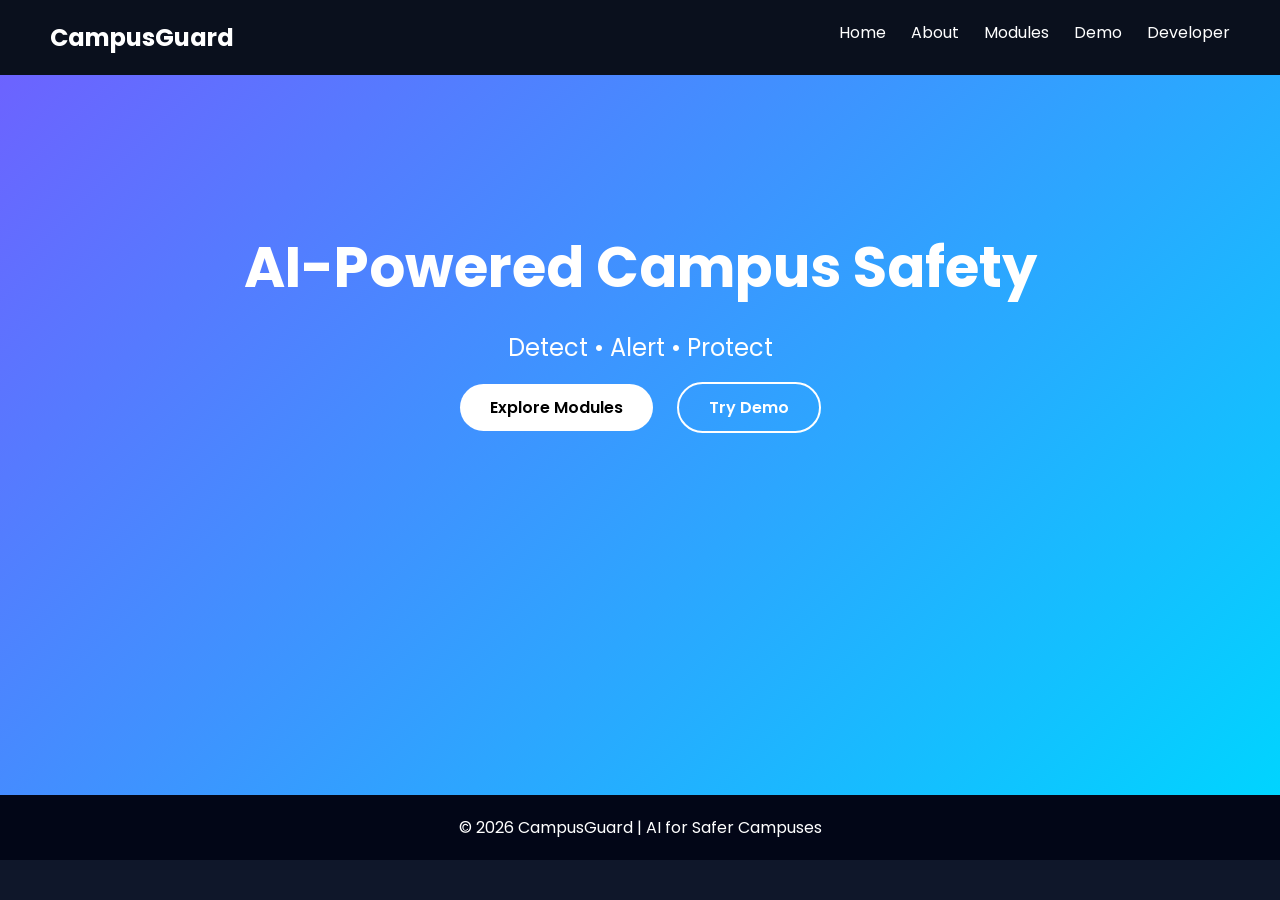
<file: frontend/index.html>
<!DOCTYPE html>
<html lang="en">
<head>
  <meta charset="UTF-8">
  <title>CampusGuard – AI Campus Safety</title>
  <link rel="stylesheet" href="css/style.css">
  <link href="https://fonts.googleapis.com/css2?family=Poppins:wght@400;600&display=swap" rel="stylesheet">
</head>

<body class="home-theme">

  <!-- NAVBAR -->
  <nav class="navbar">
    <h2 class="logo">CampusGuard</h2>
    <ul>
      <li><a href="index.html">Home</a></li>
      <li><a href="about.html">About</a></li>
      <li><a href="modules.html">Modules</a></li>
      <li><a href="demo.html">Demo</a></li>
      <li><a href="team.html">Developer</a></li>
    </ul>
  </nav>

  <!-- HERO SECTION -->
  <section class="hero reveal">
    <h1>AI-Powered Campus Safety</h1>
    <p>Detect • Alert • Protect</p>

    <div class="hero-buttons">
      <a href="modules.html" class="btn">Explore Modules</a>
      <a href="demo.html" class="btn outline">Try Demo</a>
    </div>
  </section>

  
  <!-- FOOTER -->
  <footer>
    <p>© 2026 CampusGuard | AI for Safer Campuses</p>
  </footer>

  <script src="js/script.js"></script>
</body>
</html>
</file>
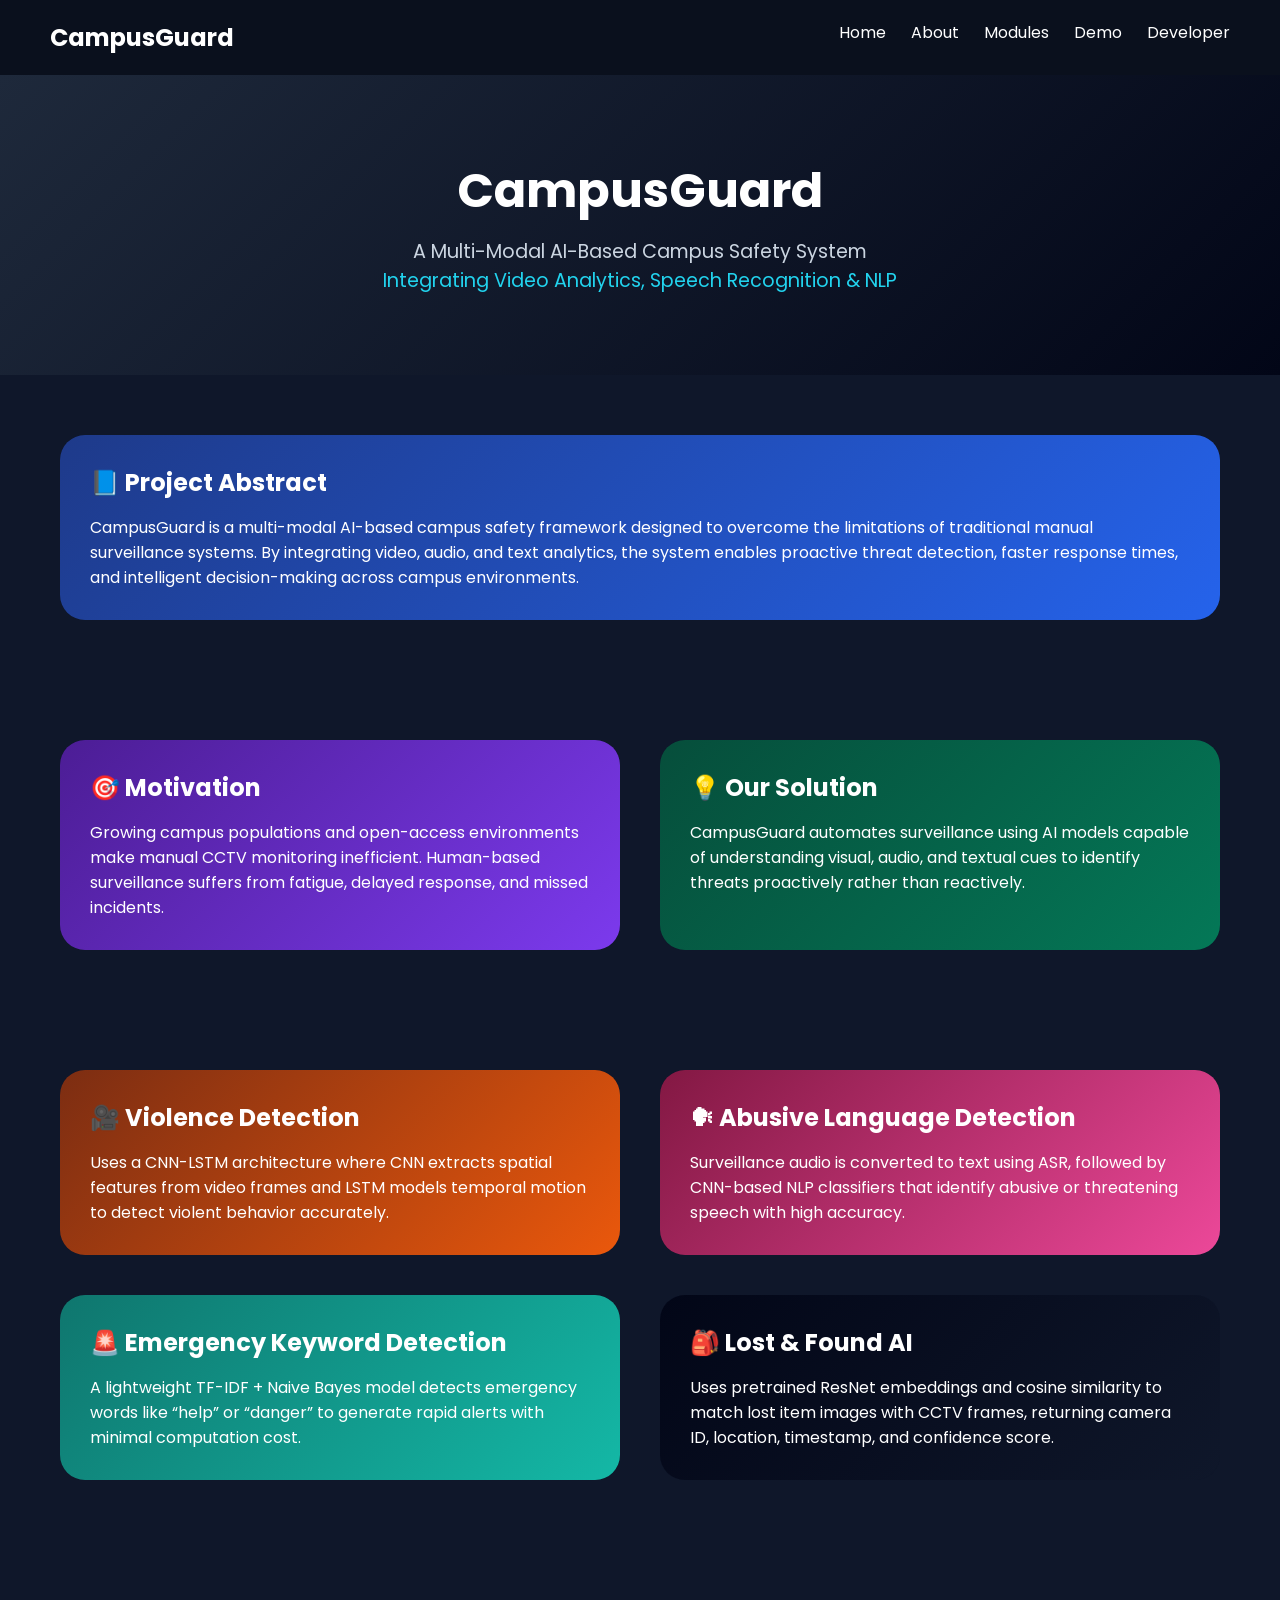
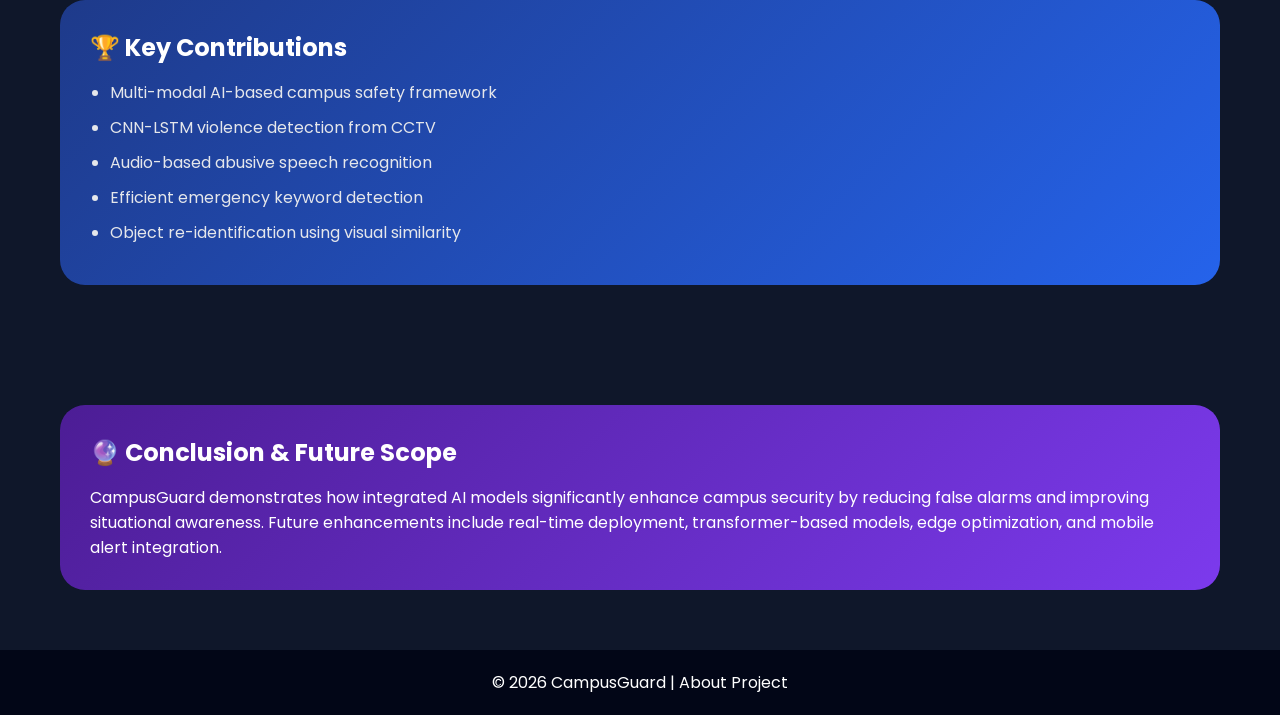
<file: frontend/about.html>
<!DOCTYPE html>
<html lang="en">
<head>
  <meta charset="UTF-8">
  <title>About | CampusGuard</title>

  <link rel="stylesheet" href="css/style.css">
  <link href="https://fonts.googleapis.com/css2?family=Poppins:wght@400;600&display=swap" rel="stylesheet">
</head>

<body class="about-theme">

<!-- NAVBAR -->
<nav class="navbar">
  <h2 class="logo">CampusGuard</h2>
  <ul>
    <li><a href="index.html">Home</a></li>
    <li><a href="about.html" class="active">About</a></li>
    <li><a href="modules.html">Modules</a></li>
    <li><a href="demo.html">Demo</a></li>
    <li><a href="team.html">Developer</a></li>
  </ul>
</nav>

<!-- HEADER -->
<section class="page-header reveal">
  <h1>CampusGuard</h1>
  <p>
    A Multi-Modal AI-Based Campus Safety System <br>
    <span style="color:#22D3EE;">
      Integrating Video Analytics, Speech Recognition & NLP
    </span>
  </p>
</section>

<!-- ABSTRACT -->
<section class="about-content reveal">
  <div class="about-box gradient-blue full-width">
    <h2>📘 Project Abstract</h2>
    <p>
      CampusGuard is a multi-modal AI-based campus safety framework designed
      to overcome the limitations of traditional manual surveillance systems.
      By integrating video, audio, and text analytics, the system enables
      proactive threat detection, faster response times, and intelligent
      decision-making across campus environments.
    </p>
  </div>
</section>

<!-- INTRODUCTION -->
<section class="about-content reveal">

  <div class="about-box gradient-purple">
    <h2>🎯 Motivation</h2>
    <p>
      Growing campus populations and open-access environments make
      manual CCTV monitoring inefficient. Human-based surveillance
      suffers from fatigue, delayed response, and missed incidents.
    </p>
  </div>

  <div class="about-box gradient-green">
    <h2>💡 Our Solution</h2>
    <p>
      CampusGuard automates surveillance using AI models capable of
      understanding visual, audio, and textual cues to identify threats
      proactively rather than reactively.
    </p>
  </div>

</section>

<!-- MODULE OVERVIEW -->
<section class="about-content reveal">

  <div class="about-box gradient-orange">
    <h2>🎥 Violence Detection</h2>
    <p>
      Uses a CNN-LSTM architecture where CNN extracts spatial features
      from video frames and LSTM models temporal motion to detect violent
      behavior accurately.
    </p>
  </div>

  <div class="about-box gradient-pink">
    <h2>🗣 Abusive Language Detection</h2>
    <p>
      Surveillance audio is converted to text using ASR, followed by
      CNN-based NLP classifiers that identify abusive or threatening speech
      with high accuracy.
    </p>
  </div>

  <div class="about-box gradient-teal">
    <h2>🚨 Emergency Keyword Detection</h2>
    <p>
      A lightweight TF-IDF + Naive Bayes model detects emergency words
      like “help” or “danger” to generate rapid alerts with minimal
      computation cost.
    </p>
  </div>

  <div class="about-box gradient-dark">
    <h2>🎒 Lost & Found AI</h2>
    <p>
      Uses pretrained ResNet embeddings and cosine similarity to match
      lost item images with CCTV frames, returning camera ID, location,
      timestamp, and confidence score.
    </p>
  </div>

</section>

<!-- CONTRIBUTIONS -->
<section class="about-content reveal">
  <div class="about-box gradient-blue full-width">
    <h2>🏆 Key Contributions</h2>
    <ul>
      <li>Multi-modal AI-based campus safety framework</li>
      <li>CNN-LSTM violence detection from CCTV</li>
      <li>Audio-based abusive speech recognition</li>
      <li>Efficient emergency keyword detection</li>
      <li>Object re-identification using visual similarity</li>
    </ul>
  </div>
</section>

<!-- CONCLUSION -->
<section class="about-content reveal">
  <div class="about-box gradient-purple full-width">
    <h2>🔮 Conclusion & Future Scope</h2>
    <p>
      CampusGuard demonstrates how integrated AI models significantly
      enhance campus security by reducing false alarms and improving
      situational awareness. Future enhancements include real-time
      deployment, transformer-based models, edge optimization, and
      mobile alert integration.
    </p>
  </div>
</section>

<footer>
  <p>© 2026 CampusGuard | About Project</p>
</footer>

<script src="js/script.js"></script>
</body>
</html>
</file>
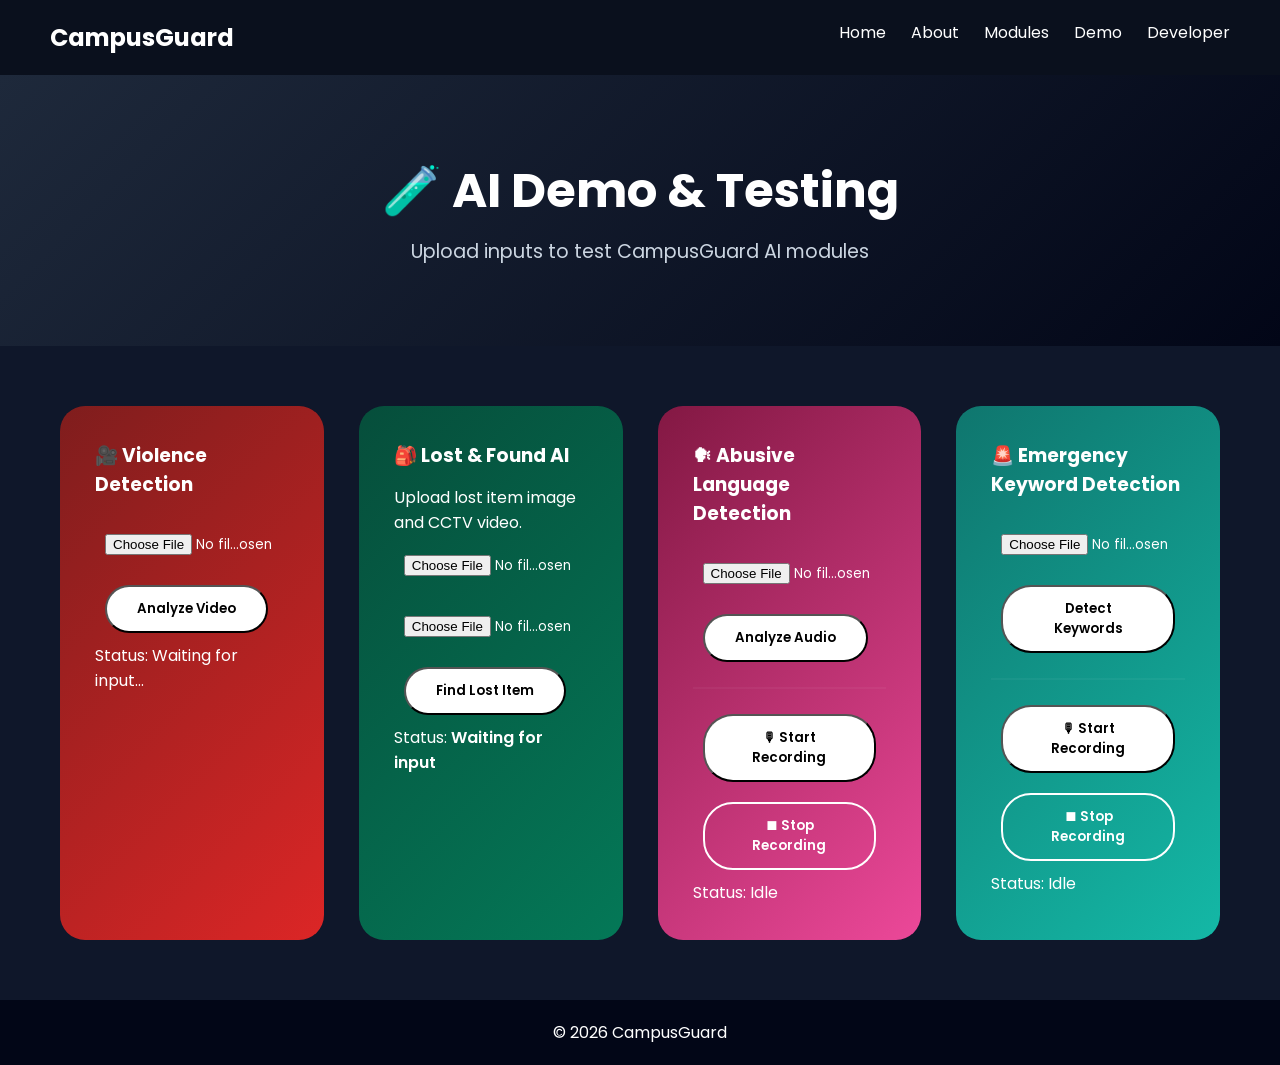
<file: frontend/demo.html>
<!DOCTYPE html>
<html lang="en">
<head>
  <meta charset="UTF-8">
  <title>CampusGuard – Demo</title>

  <link rel="stylesheet" href="css/style.css">
  <link href="https://fonts.googleapis.com/css2?family=Poppins:wght@400;600&display=swap" rel="stylesheet">
</head>

<body class="demo-theme">

<!-- NAVBAR -->
<nav class="navbar">
  <h2 class="logo">CampusGuard</h2>
  <ul>
    <li><a href="index.html">Home</a></li>
    <li><a href="about.html">About</a></li>
    <li><a href="modules.html">Modules</a></li>
    <li><a href="demo.html">Demo</a></li>
    <li><a href="team.html">Developer</a></li>
  </ul>
</nav>

<!-- HEADER -->
<section class="page-header reveal">
  <h1>🧪 AI Demo & Testing</h1>
  <p>Upload inputs to test CampusGuard AI modules</p>
</section>

<!-- DEMO GRID -->
<section class="demo-grid reveal">

  <!-- Violence Detection -->
 <!-- Violence Detection -->
<div class="demo-card gradient-red">
  <h3>🎥 Violence Detection</h3>

  <!-- File Upload -->
  <input type="file" id="violenceVideo" accept="video/*">

  <!-- Button -->
  <button class="btn" onclick="detectViolence()">Analyze Video</button>

  <!-- Result Display -->
  <p id="violenceResult" class="result-text">
    Status: Waiting for input...
  </p>
</div>

<!-- Lost & Found -->
<div class="demo-card gradient-green">
  <h3>🎒 Lost & Found AI</h3>
  <p>Upload lost item image and CCTV video.</p>

  <input type="file" id="lostImage" accept="image/*">
  <input type="file" id="lostVideo" accept="video/*">

 <button type="button" class="btn" onclick="findLostItem(event, this)">
  Find Lost Item
</button>

  <p class="result">
    Status: <span>Waiting for input</span>
  </p>
</div>



  <!-- Abusive Language -->
<div class="demo-card gradient-pink">
  <h3>🗣 Abusive Language Detection</h3>

  <!-- File Upload -->
  <input type="file" id="abuseAudio" accept="audio/*">

  <button class="btn" onclick="detectAbuse()">Analyze Audio</button>

  <hr style="margin:15px 0; opacity:0.4">

  <!-- Live Recording -->
  <button class="btn" onclick="startAbuseRecording()">🎙 Start Recording</button>
  <button class="btn outline" onclick="stopAbuseRecording()">⏹ Stop Recording</button>

  <p id="abuseStatus">Status: Idle</p>
  <p id="abuseResult"></p>
</div>

  <!-- Keyword Detection -->
 <!-- Keyword Detection -->
<div class="demo-card gradient-teal">
  <h3>🚨 Emergency Keyword Detection</h3>

  <!-- File Upload -->
  <input type="file" id="emergencyAudio" accept="audio/*">

  <button class="btn" onclick="detectEmergency()">Detect Keywords</button>

  <hr style="margin:15px 0; opacity:0.4">

  <!-- Live Recording -->
  <button class="btn" onclick="startRecording()">🎙 Start Recording</button>
  <button class="btn outline" onclick="stopRecording()">⏹ Stop Recording</button>

  <p id="emergencyStatus">Status: Idle</p>
  <p id="emergencyResult"></p>
</div>

</section>

<footer>
  <p>© 2026 CampusGuard</p>
</footer>

<script src="js/script.js"></script>
</body>
</html>
</file>
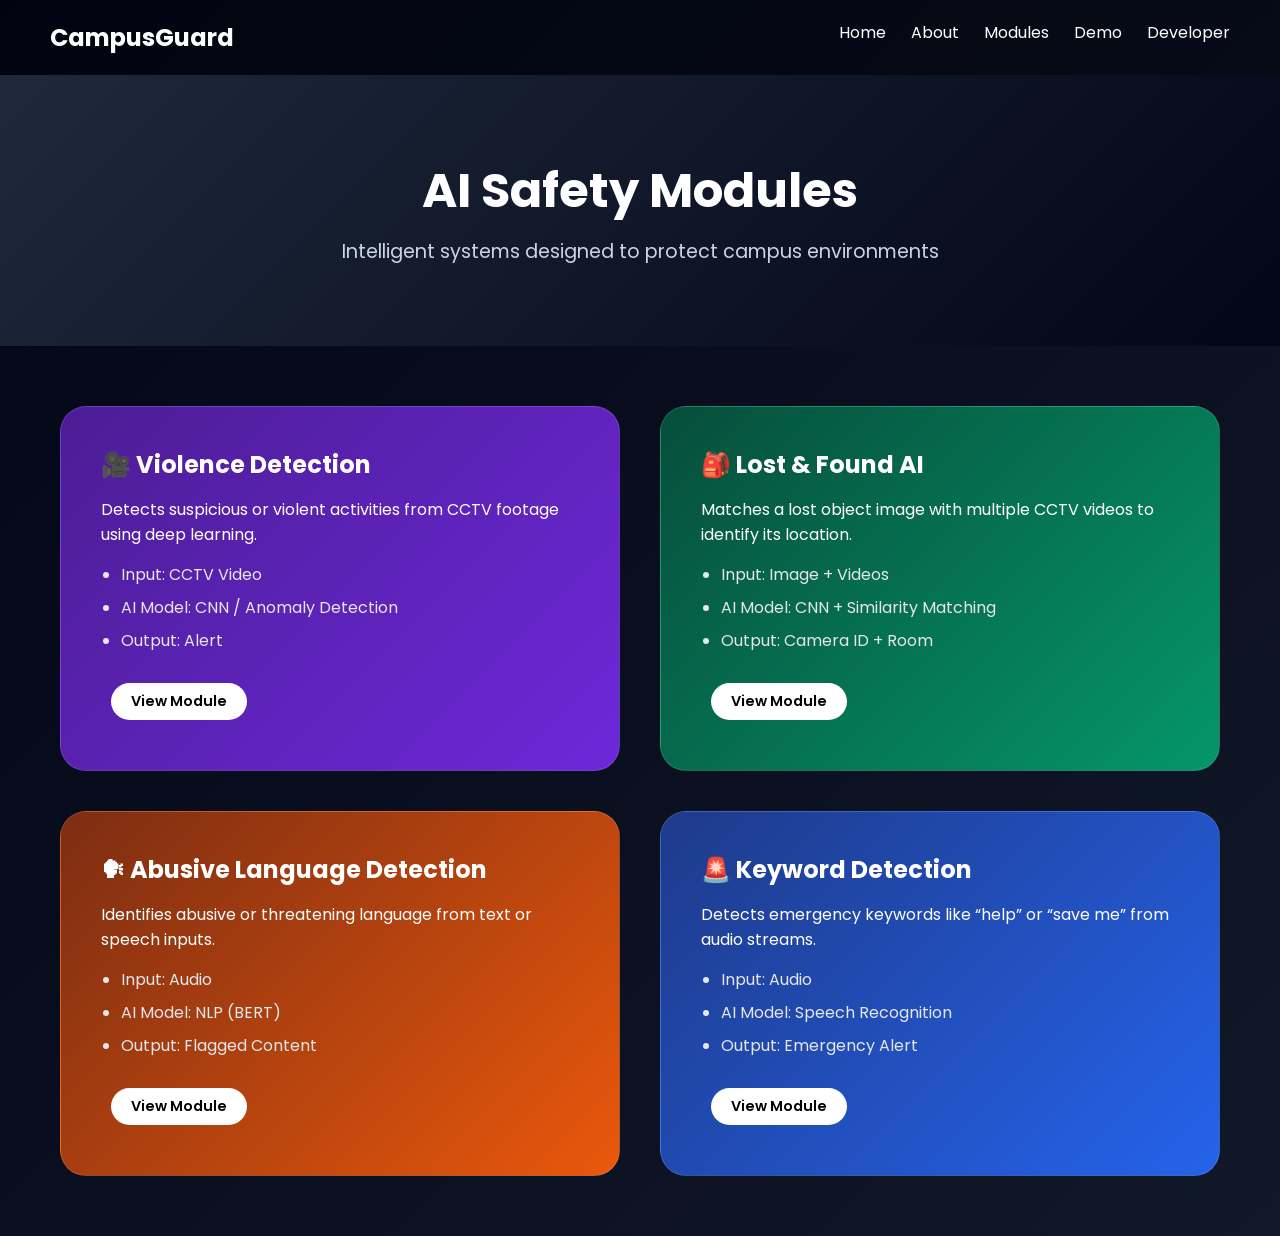
<file: frontend/modules.html>
<!DOCTYPE html>
<html lang="en">
<head>
  <meta charset="UTF-8">
  <title>CampusGuard – Modules</title>
  <link rel="stylesheet" href="css/style.css">
  <link href="https://fonts.googleapis.com/css2?family=Poppins:wght@400;600&display=swap" rel="stylesheet">
</head>
<body class="modules-theme">

  <!-- NAVBAR -->
  <nav class="navbar">
    <h2 class="logo">CampusGuard</h2>
    <ul>
      <li><a href="index.html">Home</a></li>
      <li><a href="about.html">About</a></li>
      <li><a href="modules.html">Modules</a></li>
      <li><a href="demo.html">Demo</a></li>
      <li><a href="team.html">Developer</a></li>
    </ul>
  </nav>

  <!-- HEADER -->
  <section class="page-header">
    <h1>AI Safety Modules</h1>
    <p>Intelligent systems designed to protect campus environments</p>
  </section>

  <!-- MODULES GRID -->
  <section class="modules-grid reveal">

    <div class="module-card violence">
      <h3>🎥 Violence Detection</h3>
      <p>Detects suspicious or violent activities from CCTV footage using deep learning.</p>
      <ul>
        <li>Input: CCTV Video</li>
        <li>AI Model: CNN / Anomaly Detection</li>
        <li>Output: Alert </li>
      </ul>
      <a href="modules/violence.html" class="btn small">View Module</a>
    </div>

    <div class="module-card lost">
      <h3>🎒 Lost & Found AI</h3>
      <p>Matches a lost object image with multiple CCTV videos to identify its location.</p>
      <ul>
        <li>Input: Image + Videos</li>
        <li>AI Model: CNN + Similarity Matching</li>
        <li>Output: Camera ID + Room</li>
      </ul>
      <a href="modules/lost_found.html" class="btn small">View Module</a>
    </div>

    <div class="module-card abuse">
      <h3>🗣 Abusive Language Detection</h3>
      <p>Identifies abusive or threatening language from text or speech inputs.</p>
      <ul>
        <li>Input:  Audio</li>
        <li>AI Model: NLP (BERT)</li>
        <li>Output: Flagged Content</li>
      </ul>
      <a href="modules/abusive_language.html" class="btn small">View Module</a>
    </div>

    <div class="module-card keyword">
      <h3>🚨 Keyword Detection</h3>
      <p>Detects emergency keywords like “help” or “save me” from audio streams.</p>
      <ul>
        <li>Input: Audio</li>
        <li>AI Model: Speech Recognition</li>
        <li>Output: Emergency Alert</li>
      </ul>
      <a href="modules/keyword_detection.html" class="btn small">View Module</a>
    </div>

  </section>
<script src="js/script.js"></script>
</body>
</html>
</file>
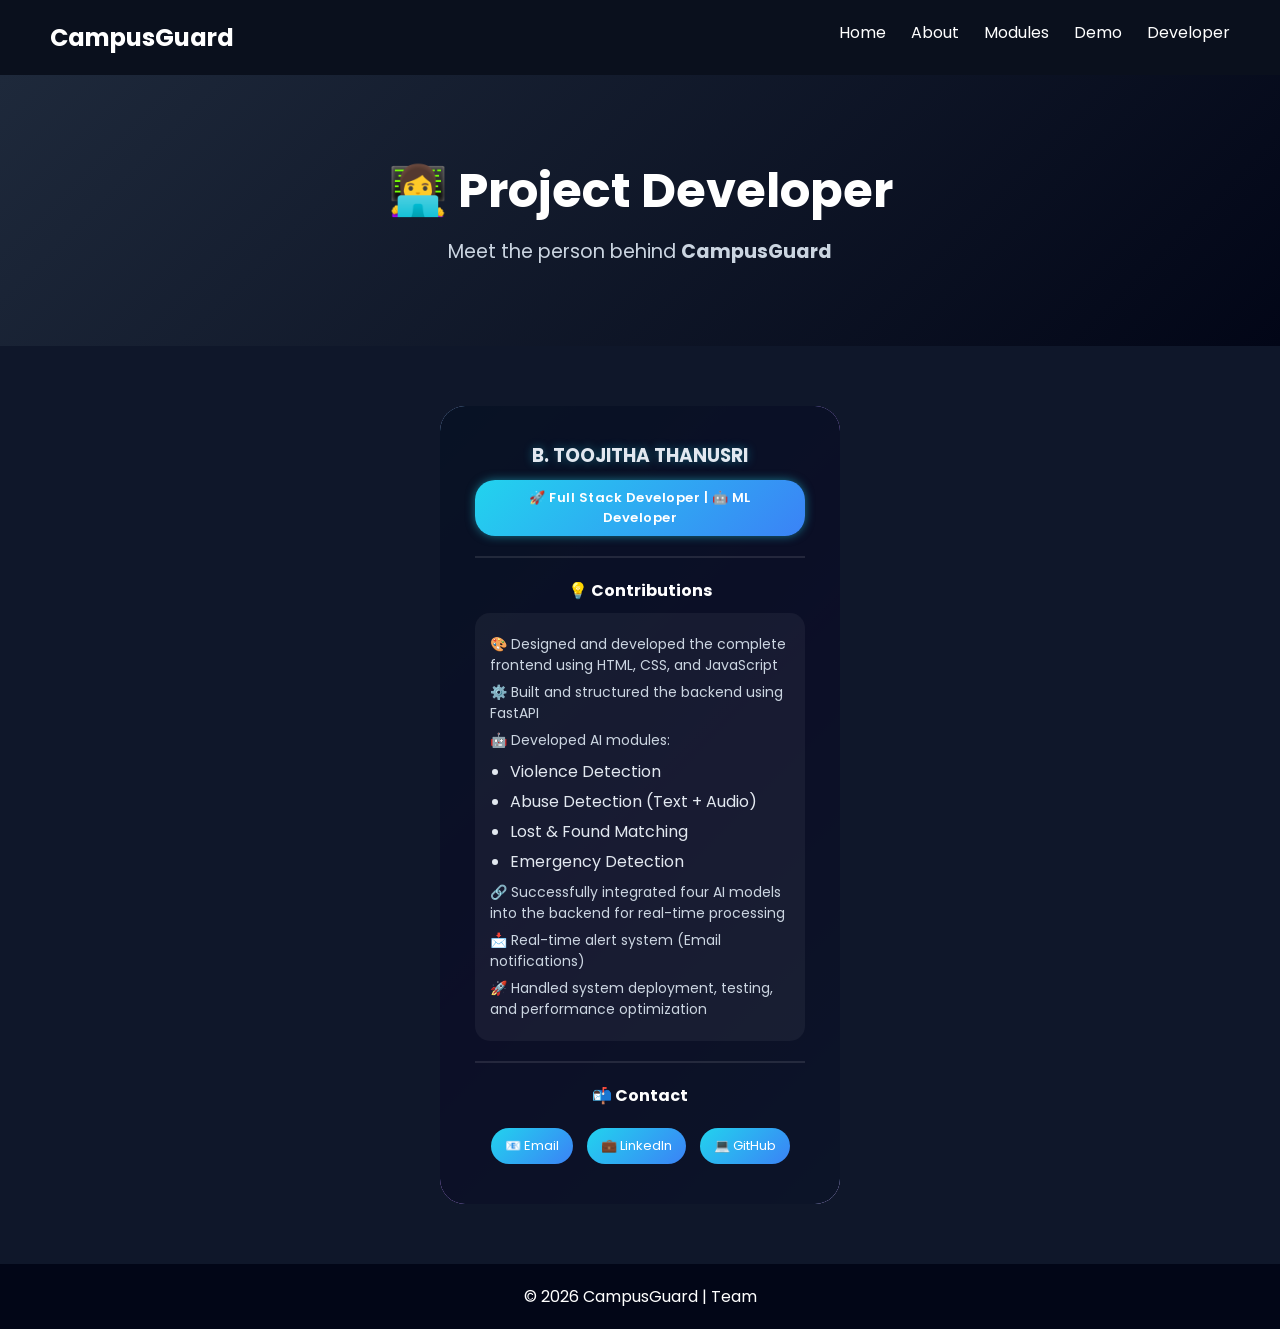
<file: frontend/team.html>
<!DOCTYPE html>
<html lang="en">
<head>
  <meta charset="UTF-8">
  <title>CampusGuard – Team</title>

  <link rel="stylesheet" href="css/style.css">
  <link href="https://fonts.googleapis.com/css2?family=Poppins:wght@400;600&display=swap" rel="stylesheet">
</head>

<body class="team-theme">

<!-- NAVBAR -->
<nav class="navbar">
  <h2 class="logo">CampusGuard</h2>
  <ul>
    <li><a href="index.html">Home</a></li>
    <li><a href="about.html">About</a></li>
    <li><a href="modules.html">Modules</a></li>
    <li><a href="demo.html">Demo</a></li>
    <li><a href="team.html" class="active">Developer</a></li>
  </ul>
</nav>

<!-- HEADER -->
<section class="page-header reveal">
  <h1>👩‍💻 Project Developer</h1>
  <p>Meet the person behind <b>CampusGuard</b></p>
</section>

<!-- TEAM MEMBERS -->
<section class="team-section reveal">


  <div class="team-card gradient-pink">
    
    <h3>B. TOOJITHA THANUSRI</h3>
    
    <p class="role-badge">
  🚀 Full Stack Developer | 🤖 ML Developer
</p>
    <hr>

 <h4>💡 Contributions</h4>

<div class="contribution-box">
  <p>🎨 Designed and developed the complete frontend using HTML, CSS, and JavaScript</p>
  <p>⚙️ Built and structured the backend using FastAPI</p>
  <p>🤖 Developed AI modules:</p>

  <ul>
    <li>Violence Detection</li>
    <li>Abuse Detection (Text + Audio)</li>
    <li>Lost & Found Matching</li>
    <li>Emergency Detection</li>
  </ul>

  <p>🔗 Successfully integrated four AI models into the backend for real-time processing</p>
  <p>📩 Real-time alert system (Email notifications)</p>
  <p>🚀 Handled system deployment, testing, and performance optimization</p>
</div>

  <hr>

  <h4>📬 Contact</h4>

<div class="contact-buttons">
  <a href="mailto:thanusriburra@gmail.com">📧 Email</a>
  <a href="https://www.linkedin.com/in/thanusri-burra/" target="_blank">💼 LinkedIn</a>
  <a href="https://github.com/Thanusri-burra" target="_blank">💻 GitHub</a>
</div>

</section>



<footer>
  <p>© 2026 CampusGuard | Team</p>
</footer>

<script src="js/script.js"></script>
</body>
</html>
</file>
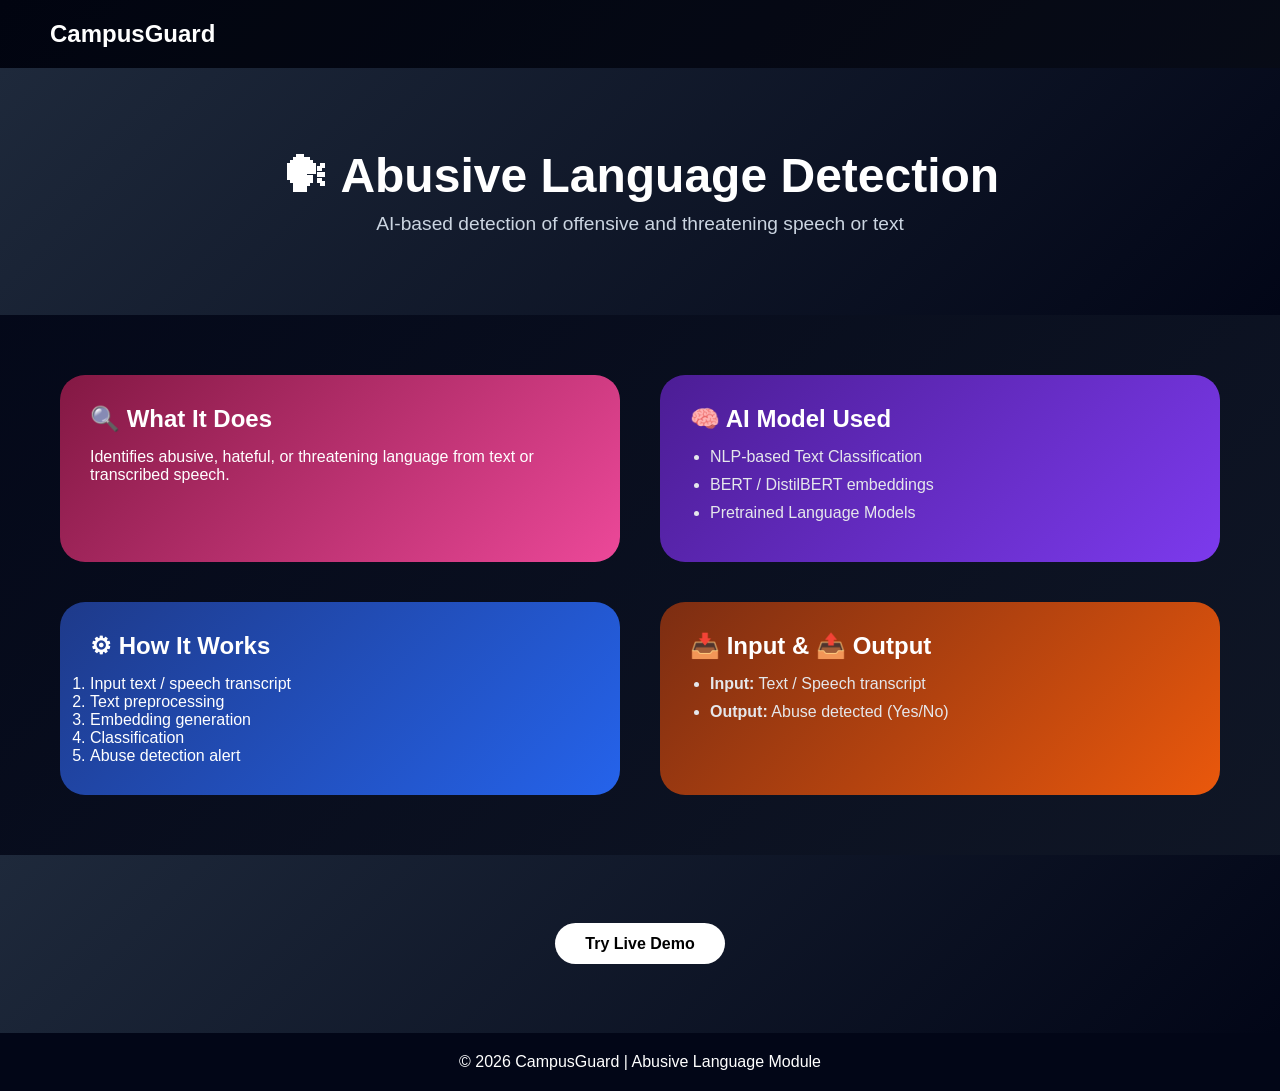
<file: frontend/modules/abusive_language.html>
<!DOCTYPE html>
<html lang="en">
<head>
  <meta charset="UTF-8">
  <title>Abusive Language Detection | CampusGuard</title>
  <link rel="stylesheet" href="../css/style.css">
</head>

<body class="modules-theme">

<nav class="navbar">
  <h2 class="logo">CampusGuard</h2>
</nav>

<section class="page-header reveal">
  <h1>🗣 Abusive Language Detection</h1>
  <p>AI-based detection of offensive and threatening speech or text</p>
</section>

<section class="about-content reveal">

  <div class="about-box gradient-pink">
    <h2>🔍 What It Does</h2>
    <p>
      Identifies abusive, hateful, or threatening language from text or
      transcribed speech.
    </p>
  </div>

  <div class="about-box gradient-purple">
    <h2>🧠 AI Model Used</h2>
    <ul>
      <li>NLP-based Text Classification</li>
      <li>BERT / DistilBERT embeddings</li>
      <li>Pretrained Language Models</li>
    </ul>
  </div>

  <div class="about-box gradient-blue">
    <h2>⚙ How It Works</h2>
    <ol>
      <li>Input text / speech transcript</li>
      <li>Text preprocessing</li>
      <li>Embedding generation</li>
      <li>Classification</li>
      <li>Abuse detection alert</li>
    </ol>
  </div>

  <div class="about-box gradient-orange">
    <h2>📥 Input & 📤 Output</h2>
    <ul>
      <li><b>Input:</b> Text / Speech transcript</li>
      <li><b>Output:</b> Abuse detected (Yes/No)</li>
    </ul>
  </div>

</section>

<!-- ================= ACTION ================= -->
<section class="page-header reveal">
  <a href="../demo.html" class="btn">Try Live Demo</a>
</section>

<footer>
  <p>© 2026 CampusGuard | Abusive Language Module</p>
</footer>

<script src="../js/script.js"></script>
</body>
</html>
</file>
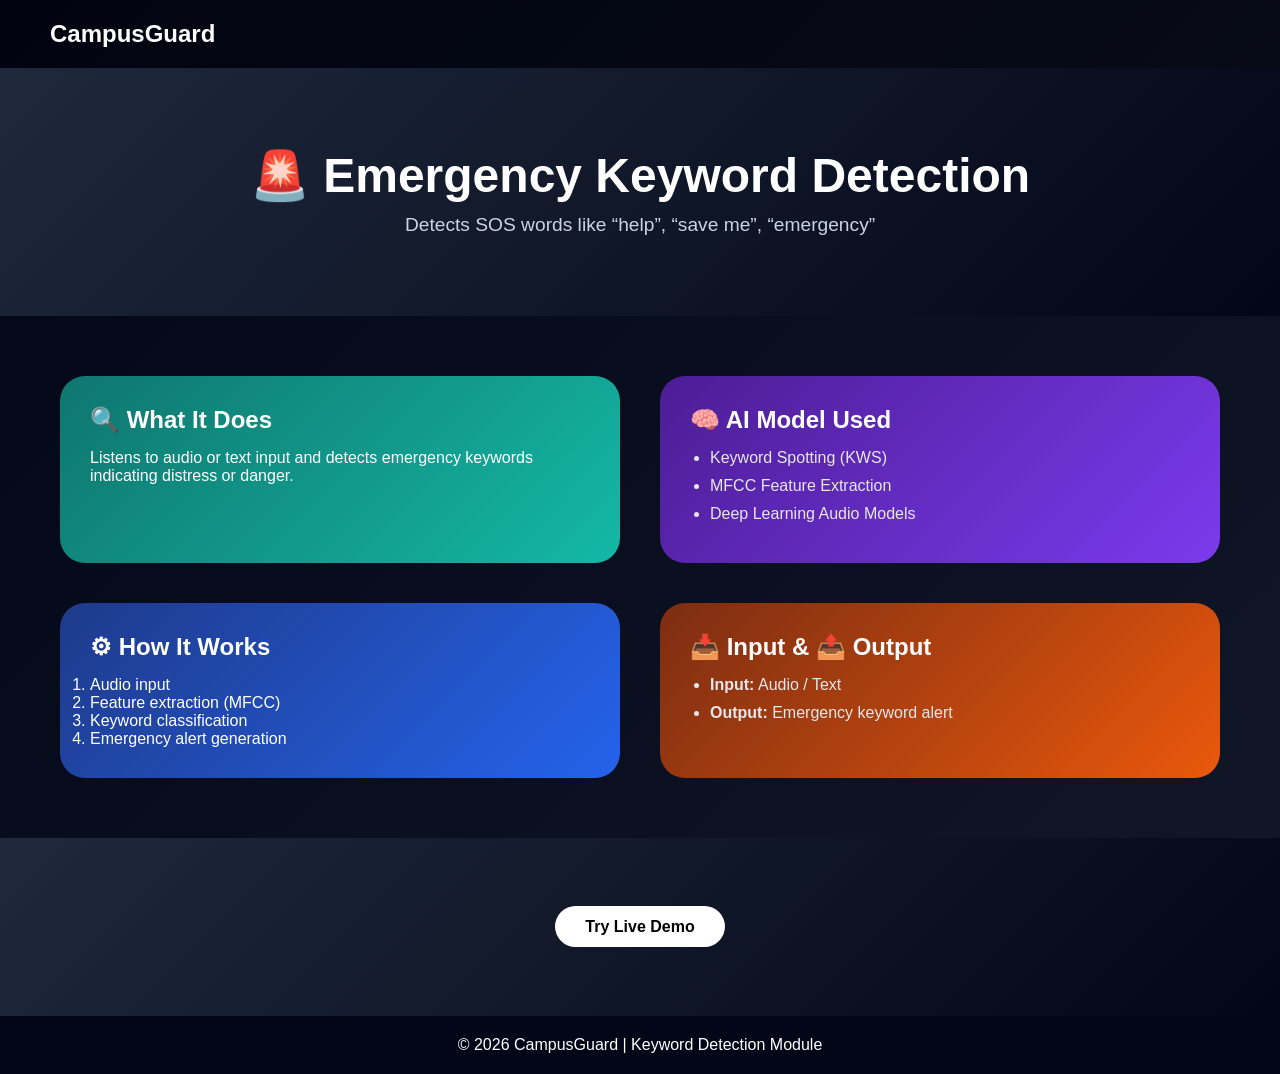
<file: frontend/modules/keyword_detection.html>
<!DOCTYPE html>
<html lang="en">
<head>
  <meta charset="UTF-8">
  <title>Keyword Detection | CampusGuard</title>
  <link rel="stylesheet" href="../css/style.css">
</head>

<body class="modules-theme">

<nav class="navbar">
  <h2 class="logo">CampusGuard</h2>
</nav>

<section class="page-header reveal">
  <h1>🚨 Emergency Keyword Detection</h1>
  <p>Detects SOS words like “help”, “save me”, “emergency”</p>
</section>

<section class="about-content reveal">

  <div class="about-box gradient-teal">
    <h2>🔍 What It Does</h2>
    <p>
      Listens to audio or text input and detects emergency keywords indicating
      distress or danger.
    </p>
  </div>

  <div class="about-box gradient-purple">
    <h2>🧠 AI Model Used</h2>
    <ul>
      <li>Keyword Spotting (KWS)</li>
      <li>MFCC Feature Extraction</li>
      <li>Deep Learning Audio Models</li>
    </ul>
  </div>

  <div class="about-box gradient-blue">
    <h2>⚙ How It Works</h2>
    <ol>
      <li>Audio input</li>
      <li>Feature extraction (MFCC)</li>
      <li>Keyword classification</li>
      <li>Emergency alert generation</li>
    </ol>
  </div>

  <div class="about-box gradient-orange">
    <h2>📥 Input & 📤 Output</h2>
    <ul>
      <li><b>Input:</b> Audio / Text</li>
      <li><b>Output:</b> Emergency keyword alert</li>
    </ul>
  </div>

</section>

<!-- ================= ACTION ================= -->
<section class="page-header reveal">
  <a href="../demo.html" class="btn">Try Live Demo</a>
</section>

<footer>
  <p>© 2026 CampusGuard | Keyword Detection Module</p>
</footer>

<script src="../js/script.js"></script>
</body>
</html>
</file>
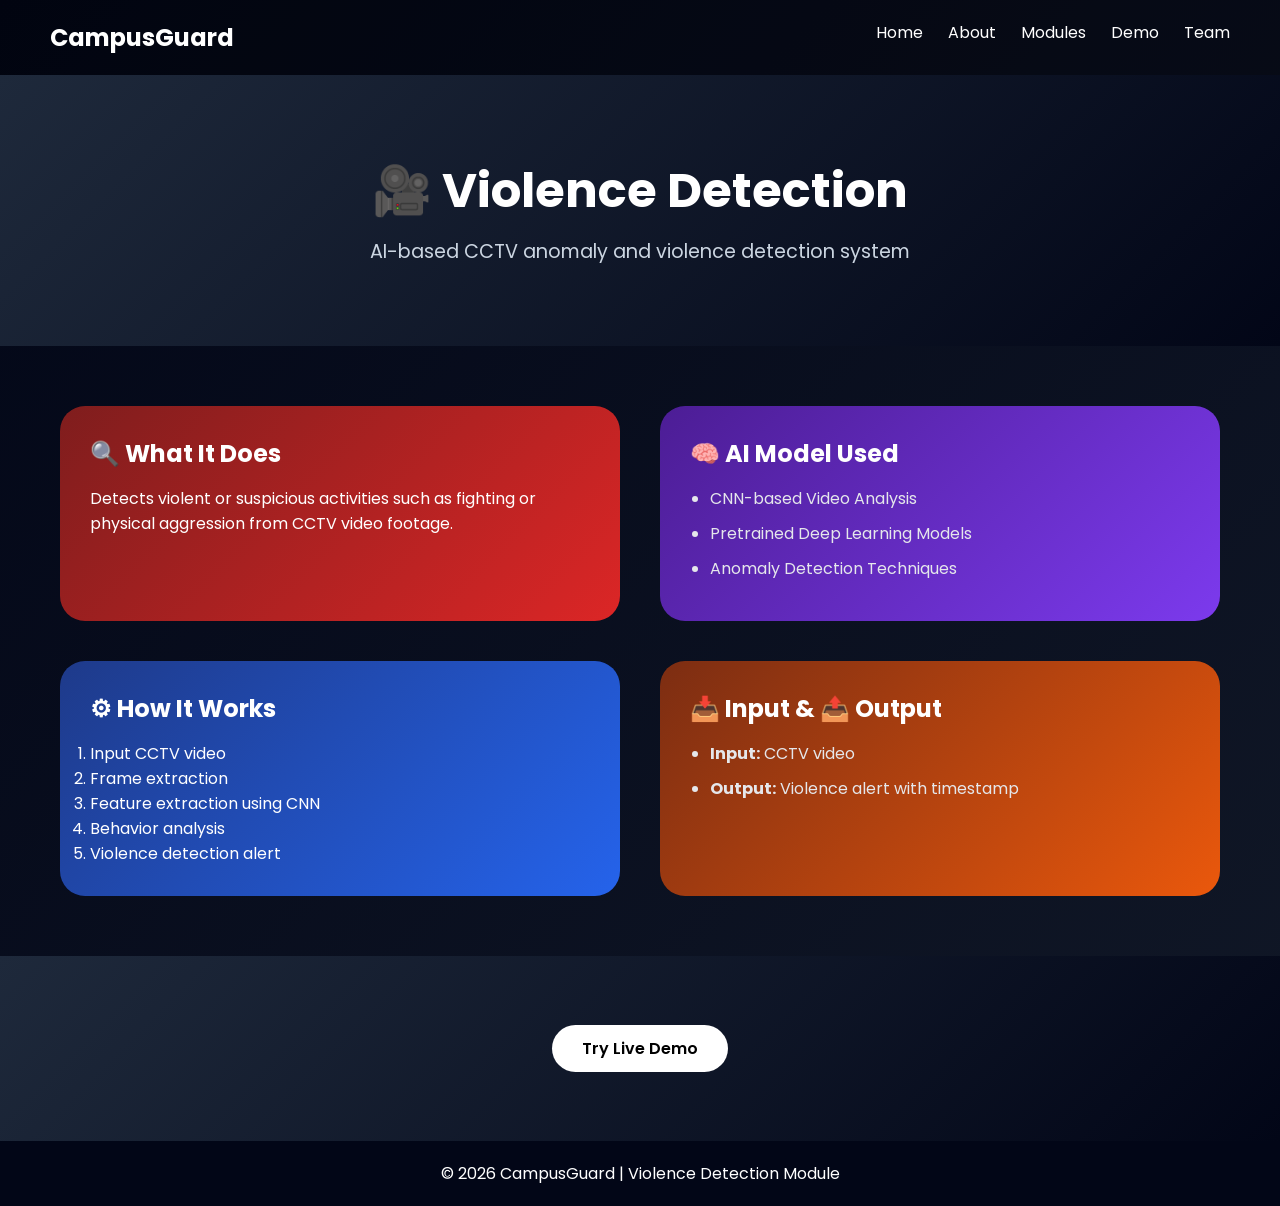
<file: frontend/modules/violence.html>
<!DOCTYPE html>
<html lang="en">
<head>
  <meta charset="UTF-8">
  <title>Violence Detection | CampusGuard</title>
  <link rel="stylesheet" href="../css/style.css">
  <link href="https://fonts.googleapis.com/css2?family=Poppins:wght@400;600&display=swap" rel="stylesheet">
</head>

<body class="modules-theme">

<nav class="navbar">
  <h2 class="logo">CampusGuard</h2>
  <ul>
    <li><a href="../index.html">Home</a></li>
    <li><a href="../about.html">About</a></li>
    <li><a href="../modules.html">Modules</a></li>
    <li><a href="../demo.html">Demo</a></li>
    <li><a href="../team.html">Team</a></li>
  </ul>
</nav>

<section class="page-header reveal">
  <h1>🎥 Violence Detection</h1>
  <p>AI-based CCTV anomaly and violence detection system</p>
</section>

<section class="about-content reveal">

  <div class="about-box gradient-red">
    <h2>🔍 What It Does</h2>
    <p>
      Detects violent or suspicious activities such as fighting or physical
      aggression from CCTV video footage.
    </p>
  </div>

  <div class="about-box gradient-purple">
    <h2>🧠 AI Model Used</h2>
    <ul>
      <li>CNN-based Video Analysis</li>
      <li>Pretrained Deep Learning Models</li>
      <li>Anomaly Detection Techniques</li>
    </ul>
  </div>

  <div class="about-box gradient-blue">
    <h2>⚙ How It Works</h2>
    <ol>
      <li>Input CCTV video</li>
      <li>Frame extraction</li>
      <li>Feature extraction using CNN</li>
      <li>Behavior analysis</li>
      <li>Violence detection alert</li>
    </ol>
  </div>

  <div class="about-box gradient-orange">
    <h2>📥 Input & 📤 Output</h2>
    <ul>
      <li><b>Input:</b> CCTV video</li>
      <li><b>Output:</b> Violence alert with timestamp</li>
    </ul>
  </div>

</section>

<!-- ================= ACTION ================= -->
<section class="page-header reveal">
  <a href="../demo.html" class="btn">Try Live Demo</a>
</section>

<footer>
  <p>© 2026 CampusGuard | Violence Detection Module</p>
</footer>

<script src="../js/script.js"></script>
</body>
</html>
</file>
<file: frontend/css/style.css>
* {
  margin: 0;
  padding: 0;
  box-sizing: border-box;
  font-family: 'Poppins', sans-serif;
}

body {
  background: #0F172A;
  color: white;
}

/* NAVBAR */
.navbar {
  display: flex;
  justify-content: space-between;
  padding: 20px 50px;
  background: rgba(0,0,0,0.3);
}

.navbar ul {
  list-style: none;
  display: flex;
}

.navbar ul li {
  margin-left: 25px;
}

.navbar ul li a {
  color: white;
  text-decoration: none;
}

/* HERO */
.hero {
  height: 80vh;
  text-align: center;
  padding-top: 150px;
  background: linear-gradient(135deg, #6C63FF, #00D4FF);
}

.hero h1 {
  font-size: 3.5rem;
}

.hero p {
  font-size: 1.5rem;
  margin: 20px 0;
}

.hero-buttons {
  margin-top: 30px;
}

.btn {
  padding: 12px 30px;
  background: white;
  color: black;
  border-radius: 30px;
  text-decoration: none;
  margin: 10px;
  font-weight: 600;
}

.outline {
  background: transparent;
  border: 2px solid white;
  color: white;
}


/* ================= HOME PAGE FIX ================= */

/* HOME MODULE GRID */
.home-modules {
  display: grid;
  grid-template-columns: repeat(4, 1fr);
  gap: 30px;
  padding: 60px;
  background: linear-gradient(135deg, #6C63FF, #00D4FF);
}

/* HOME CARDS */
.home-card {
  padding: 35px;
  border-radius: 22px;
  color: white;
  text-align: center;
  min-height: 180px;

  backdrop-filter: blur(12px);
  border: 1px solid rgba(255,255,255,0.18);

  transition: all 0.4s ease;
  cursor: pointer;
  position: relative;
}

/* INDIVIDUAL COLORS */
.home-card.violence {
  background: linear-gradient(135deg, #3B0764, #581C87);
}

.home-card.lost {
  background: linear-gradient(135deg, #042F2E, #065F46);
}

.home-card.abuse {
  background: linear-gradient(135deg, #7C2D12, #9A3412);
}

.home-card.keyword {
  background: linear-gradient(135deg, #1E3A8A, #1D4ED8);
}

/* HOVER ANIMATION */
.home-card:hover {
  transform: translateY(-12px) scale(1.03);
  box-shadow: 0 25px 40px rgba(0,0,0,0.35);
}


/* SHINE EFFECT */
.home-card::after {
  content: "";
  position: absolute;
  inset: 0;
  background: radial-gradient(circle at top left, rgba(255,255,255,0.25), transparent 60%);
  opacity: 0;
  transition: opacity 0.4s;
}

.home-card:hover::after {
  opacity: 1;
}

/* REVEAL ANIMATION (FIXED) */
.reveal {
  opacity: 0;
  transform: translateY(40px);
  transition: all 0.8s ease;
}

.reveal.active {
  opacity: 1;
  transform: translateY(0);
}



.card {
  background: rgba(255,255,255,0.1);
  padding: 40px;
  border-radius: 20px;
  text-align: center;
  backdrop-filter: blur(10px);
  transition: transform 0.3s;
}

.card:hover {
  transform: translateY(-10px);
}

/* FOOTER */
footer {
  text-align: center;
  padding: 20px;
  background: #020617;
}
/* PAGE HEADER */
.page-header {
  text-align: center;
  padding: 80px 20px;
  background: linear-gradient(135deg, #1E293B, #020617);
}

.page-header h1 {
  font-size: 3rem;
}

.page-header p {
  margin-top: 10px;
  font-size: 1.2rem;
  color: #CBD5E1;
}

/* ================= MODULES PAGE BACKGROUND ================= */

.modules-theme {
  background: linear-gradient(135deg, #020617, #111827);
  min-height: 100vh;
}


/* MODULES GRID */
.modules-grid {
  display: grid;
  grid-template-columns: repeat(2, 1fr);
  gap: 40px;
  padding: 60px;
}

/* ================= MODULE CARD BASE ================= */

.module-card {
  padding: 40px;
  border-radius: 26px;
  color: white;
  backdrop-filter: blur(12px);
  border: 1px solid rgba(255,255,255,0.12);
  transition: all 0.4s ease;
  position: relative;
}

/* ================= INDIVIDUAL MODULE COLORS ================= */

/* Violence Detection – Purple */
.module-card.violence {
  background: linear-gradient(135deg, #4C1D95, #6D28D9);
}

/* Lost & Found – Green */
.module-card.lost {
  background: linear-gradient(135deg, #064E3B, #059669);
}

/* Abusive Language – Orange */
.module-card.abuse {
  background: linear-gradient(135deg, #7C2D12, #EA580C);
}

/* Keyword Detection – Blue */
.module-card.keyword {
  background: linear-gradient(135deg, #1E3A8A, #2563EB);
}


.module-card:hover {
  transform: translateY(-12px) scale(1.02);
  box-shadow: 0 30px 60px rgba(0,0,0,0.4);
}

.module-card h3 {
  font-size: 1.5rem;
  margin-bottom: 15px;
}

.module-card ul {
  margin: 15px 0;
  padding-left: 20px;
}

.module-card ul li {
  margin-bottom: 8px;
  color: #E5E7EB;
}

.btn.small {
  display: inline-block;
  margin-top: 15px;
  padding: 8px 20px;
  font-size: 0.9rem;
}
/* DEMO GRID */
.demo-grid {
  display: grid;
  grid-template-columns: repeat(auto-fit, minmax(260px, 1fr));
  gap: 35px;
  padding: 60px;
}

.demo-card {
  padding: 35px;
  border-radius: 25px;
  backdrop-filter: blur(12px);
  color: white;
  transition: all 0.4s ease;
  position: relative;
}

.demo-card:hover {
  transform: translateY(-12px) scale(1.03);
  box-shadow: 0 25px 50px rgba(0,0,0,0.4);
}

.demo-card h3 {
  margin-bottom: 15px;
}

.demo-card input,
.demo-card textarea {
  width: 100%;
  margin: 10px 0;
  padding: 10px;
  border-radius: 10px;
  border: none;
}

.demo-card textarea {
  height: 80px;
}

.result span {
  margin-top: 10px;
  color: #22D3EE;
  font-Weight:600;
}
/* ABOUT PAGE */
.about-content {
  padding: 60px;
  display: grid;
  grid-template-columns: repeat(2, 1fr);
  gap: 40px;
}

.about-box {
  background: rgba(255,255,255,0.08);
  padding: 30px;
  border-radius: 25px;
  backdrop-filter: blur(10px);
}

.about-box h2 {
  margin-bottom: 15px;
}

.about-box ul {
  padding-left: 20px;
}

.about-box ul li {
  margin-bottom: 10px;
  color: #E5E7EB;
}

/* ================= DEVELOPER PAGE ================= */

/* SECTION */
.team-section {
  padding: 60px;
  display: flex;
  justify-content: center;
}

/* CARD */
.team-card {
  width: 400px;
  padding: 35px;
  border-radius: 25px;
  text-align: center;
  color: white;

  /* Dark blue background */
  background: linear-gradient(145deg, #0F172A, #1E293B);

  backdrop-filter: blur(12px);
  position: relative;
  overflow: hidden;

  transition: transform 0.4s;
}

/* 🔵 BLUE GLOW BORDER */
.team-card::before {
  content: "";
  position: absolute;
  inset: -2px;
  border-radius: 25px;

  background: linear-gradient(135deg, #22D3EE, #3B82F6, #22D3EE);

  z-index: 0;
  opacity: 0.6;

  animation: glowMove 5s linear infinite;
}

/* DARK INNER LAYER */
.team-card::after {
  content: "";
  position: absolute;
  inset: 0;
  border-radius: 25px;
  background: rgba(2, 6, 23, 0.9);
  z-index: 0;
}

/* CONTENT ABOVE GLOW */
.team-card * {
  position: relative;
  z-index: 1;
}

/* GLOW ANIMATION */
@keyframes glowMove {
  0% { filter: hue-rotate(0deg); }
  100% { filter: hue-rotate(360deg); }
}

/* HOVER EFFECT */
.team-card:hover {
  transform: translateY(-10px) scale(1.03);
  box-shadow: 0 0 40px rgba(34,211,238,0.4);
}



/* NAME */
.team-card h3 {
  color: #E2E8F0;
  text-shadow: 0 0 10px rgba(34,211,238,0.4);
}

/* ROLE BADGE */
.role-badge {
  display: inline-block;
  margin-top: 10px;
  padding: 8px 16px;
  border-radius: 20px;

  background: linear-gradient(135deg, #22D3EE, #3B82F6);
  color: white;

  font-weight: 600;
  font-size: 13px;
  letter-spacing: 0.5px;

  box-shadow: 0 0 10px rgba(34,211,238,0.5);
}

/* DIVIDER */
hr {
  margin: 20px 0;
  border: 0.5px solid rgba(255,255,255,0.1);
}

/* CONTRIBUTION BOX */
.contribution-box {
  margin-top: 10px;
  text-align: left;
  background: rgba(255,255,255,0.05);
  padding: 15px;
  border-radius: 15px;
}

.contribution-box p {
  margin: 6px 0;
  font-size: 14px;
  color: #CBD5E1;
}

.contribution-box ul {
  margin: 8px 0;
  padding-left: 20px;
}

.contribution-box ul li {
  margin-bottom: 5px;
  color: #E2E8F0;
}

/* CONTACT BUTTONS */
.contact-buttons {
  margin-top: 15px;
}

.contact-buttons a {
  display: inline-block;
  margin: 5px;
  padding: 8px 14px;
  border-radius: 20px;

  background: linear-gradient(135deg, #22D3EE, #3B82F6);
  color: white;

  text-decoration: none;
  font-size: 13px;

  transition: 0.3s;
}

.contact-buttons a:hover {
  transform: scale(1.1);
  box-shadow: 0 0 15px rgba(34,211,238,0.6);
}

.btn:hover {
  box-shadow: 0 0 20px rgba(34,211,238,0.8);
}
/* ---------- GRADIENT BOX COLORS ---------- */
.gradient-green {
  background: linear-gradient(135deg, #064e3b, #047857);
}

.gradient-purple {
  background: linear-gradient(135deg, #4c1d95, #7c3aed);
}

.gradient-blue {
  background: linear-gradient(135deg, #1e3a8a, #2563eb);
}

.gradient-orange {
  background: linear-gradient(135deg, #7c2d12, #ea580c);
}

.gradient-teal {
  background: linear-gradient(135deg, #0f766e, #14b8a6);
}

.gradient-pink {
  background: linear-gradient(135deg, #831843, #ec4899);
}

.gradient-dark {
  background: linear-gradient(135deg, #020617, #0f172a);
}

/* ---------- WORKFLOW IMAGE ---------- */
.workflow-img {
  width: 100%;
  max-width: 900px;
  margin: 30px auto 0;
  display: block;
  background: white;
  padding: 15px;
  border-radius: 18px;
  box-shadow: 0 15px 35px rgba(0,0,0,0.45);
}

/* ---------- FULL WIDTH ---------- */
.full-width {
  grid-column: span 2;
}

/* ---------- ANIMATION ---------- */
.reveal {
  opacity: 0;
  transform: translateY(40px);
  transition: all 0.8s ease;
}

.reveal.active {
  opacity: 1;
  transform: translateY(0);
}
.gradient-red {
  background: linear-gradient(135deg, #7f1d1d, #dc2626);
}
.result span {
  opacity: 1 !important;
  color: #fff !important;
  display: inline !important;
}
</file>
